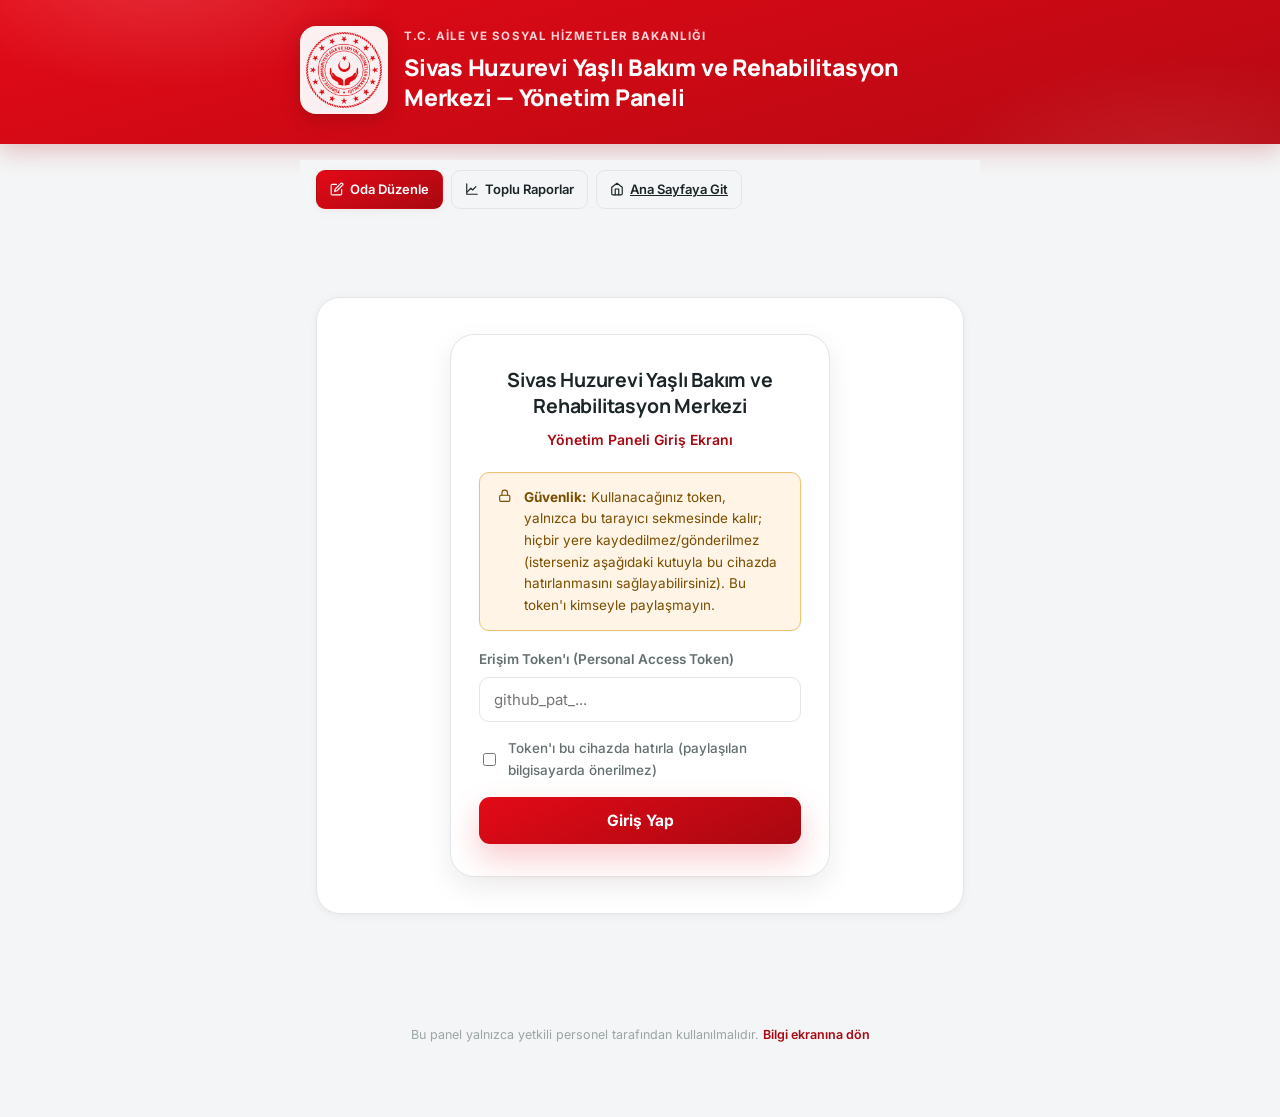
<file: admin.html>
<!DOCTYPE html>
<html lang="tr">
<head>
<meta charset="UTF-8">
<meta name="viewport" content="width=device-width, initial-scale=1.0, maximum-scale=2.0">
<title>Yönetim Paneli | Sivas Huzurevi Yaşlı Bakım ve Rehabilitasyon Merkezi</title>
<link rel="preconnect" href="https://fonts.googleapis.com">
<link rel="preconnect" href="https://fonts.gstatic.com" crossorigin>
<link href="https://fonts.googleapis.com/css2?family=Manrope:wght@500;600;700;800&family=Inter:wght@400;500;600;700&display=swap" rel="stylesheet">
<link rel="stylesheet" href="assets/css/style.css">
<link rel="stylesheet" href="assets/css/admin.css">
<link rel="icon" href="assets/favicon.ico">
</head>
<body>

<header class="site-header">
  <div class="kurum-satir">
    <img src="assets/logo.png" alt="" class="kurum-logo" onerror="this.style.display='none'">
    <div class="kurum-metin">
      <p class="kurum-ust">T.C. Aile ve Sosyal Hizmetler Bakanlığı</p>
      <h1 class="kurum-baslik">Sivas Huzurevi Yaşlı Bakım ve Rehabilitasyon Merkezi — Yönetim Paneli</h1>
    </div>
  </div>
</header>

<div class="admin-ust-cubuk">
  <button type="button" id="sekme-duzenle" class="kucuk-buton sekme-aktif">
    <svg viewBox="0 0 24 24" fill="none" stroke="currentColor" stroke-width="2" stroke-linecap="round" stroke-linejoin="round"><path d="M11 4H4a2 2 0 0 0-2 2v14a2 2 0 0 0 2 2h14a2 2 0 0 0 2-2v-7"/><path d="M18.5 2.5a2.12 2.12 0 0 1 3 3L12 15l-4 1 1-4z"/></svg>
    Oda Düzenle
  </button>
  <button type="button" id="sekme-raporlar" class="kucuk-buton">
    <svg viewBox="0 0 24 24" fill="none" stroke="currentColor" stroke-width="2" stroke-linecap="round" stroke-linejoin="round"><path d="M3 3v18h18"/><path d="M18.7 8 13 13.7l-3-3L4 17"/></svg>
    Toplu Raporlar
  </button>
  <a href="index.html" class="kucuk-buton">
    <svg viewBox="0 0 24 24" fill="none" stroke="currentColor" stroke-width="2" stroke-linecap="round" stroke-linejoin="round"><path d="M3 9l9-7 9 7v11a2 2 0 0 1-2 2H5a2 2 0 0 1-2-2z"/><polyline points="9 22 9 12 15 12 15 22"/></svg>
    Ana Sayfaya Git
  </a>
</div>

<main id="admin-app">

  <!-- 1) Giriş -->
  <section id="baglanti-paneli" class="panel admin-panel giris-paneli">
    <div class="giris-kutu">
      <h2 class="giris-baslik">Sivas Huzurevi Yaşlı Bakım ve Rehabilitasyon Merkezi</h2>
      <p class="giris-alt-baslik">Yönetim Paneli Giriş Ekranı</p>

      <div class="uyari uyari-guvenlik">
        <svg class="ikon" viewBox="0 0 24 24" fill="none" stroke="currentColor" stroke-width="2" stroke-linecap="round" stroke-linejoin="round" width="20" height="20" style="margin-top:2px;flex-shrink:0;"><rect x="3" y="11" width="18" height="11" rx="2"/><path d="M7 11V7a5 5 0 0 1 10 0v4"/></svg>
        <span>
          <strong>Güvenlik:</strong> Kullanacağınız token, yalnızca bu tarayıcı
          sekmesinde kalır; hiçbir yere kaydedilmez/gönderilmez (isterseniz
          aşağıdaki kutuyla bu cihazda hatırlanmasını sağlayabilirsiniz). Bu
          token'ı kimseyle paylaşmayın.
        </span>
      </div>

      <form id="baglanti-form">
        <label>Erişim Token'ı (Personal Access Token)
          <input type="password" id="gh-token" placeholder="github_pat_..." required>
        </label>
        <label class="hatirla-satiri">
          <input type="checkbox" id="gh-hatirla">
          Token'ı bu cihazda hatırla (paylaşılan bilgisayarda önerilmez)
        </label>
        <button type="submit" id="baglan-buton">Giriş Yap</button>
      </form>

      <p id="baglanti-durum" class="durum-mesaji hidden"></p>
    </div>
  </section>

  <!-- 2) Oda arama -->
  <section id="oda-secim-paneli" class="panel admin-panel hidden">
    <div class="panel-ust-satir">
      <h2>Oda Seç</h2>
      <button type="button" id="baglanti-degistir" class="kucuk-buton">Bağlantıyı Değiştir</button>
    </div>
    <div class="arama-kutu-sarici">
      <svg class="arama-ikon" viewBox="0 0 24 24" fill="none" stroke="currentColor" stroke-width="2" stroke-linecap="round" stroke-linejoin="round"><circle cx="11" cy="11" r="8"/><line x1="21" y1="21" x2="16.65" y2="16.65"/></svg>
      <input type="text" id="admin-oda-input" placeholder="Oda kodu veya isim yazın… (örn: A-101, Ahmet)" autocomplete="off">
      <div id="admin-oneriler" class="oneri-liste hidden" role="listbox"></div>
    </div>
  </section>

  <!-- 3) Düzenleme formu -->
  <section id="duzenle-paneli" class="panel admin-panel hidden">
    <div class="panel-ust-satir">
      <h2 id="duzenle-baslik">Oda Bilgilerini Düzenle</h2>
      <button type="button" id="secimi-temizle" class="kucuk-buton">← Oda Seçimine Dön</button>
    </div>

    <form id="duzenle-form">

      <fieldset>
        <legend>Kimlik Bilgileri</legend>
        <label>Ad Soyad
          <input type="text" id="f-ad-soyad">
        </label>
        <label>Doğum Tarihi
          <input type="text" id="f-giris-tarihi" placeholder="GG.AA.YYYY">
        </label>
        <label>T.C. Kimlik No <span class="ipucu">(hassas veri — dikkatli girin)</span>
          <input type="text" id="f-tc-kimlik-no" inputmode="numeric" maxlength="11" placeholder="11 haneli T.C. Kimlik No">
        </label>
        <label>Fotoğraf
          <input type="file" id="f-foto" accept="image/jpeg,image/png">
        </label>
        <div class="foto-onizleme-satir">
          <img id="f-foto-onizleme" alt="Mevcut fotoğraf" class="hidden">
          <span id="f-foto-durum" class="admin-aciklama"></span>
        </div>
        <div id="kirpma-panel" class="kirpma-panel hidden">
          <div class="kirpma-alan">
            <canvas id="kirpma-canvas" width="320" height="320"></canvas>
          </div>
          <label class="kirpma-zoom-satir">
            Yakınlaştır
            <input type="range" id="kirpma-zoom" min="1" max="3" step="0.001" value="1">
          </label>
          <div class="kirpma-butonlar">
            <button type="button" id="kirpma-iptal" class="kucuk-buton">İptal</button>
            <button type="button" id="kirpma-uygula" class="kucuk-buton kucuk-buton-birincil">Uygula</button>
          </div>
        </div>
      </fieldset>

      <fieldset>
        <legend>İletişim Bilgileri</legend>
        <label>Sakinin Kendi Adı
          <input type="text" id="f-kendisi-ad">
        </label>
        <label>Sakinin Kendi Telefonu
          <input type="tel" id="f-kendisi-tel" placeholder="05XXXXXXXXX">
        </label>
        <div class="yakin-blok">
          <label>Yakını 1 — Ad (Yakınlık Derecesi)
            <input type="text" id="f-yakin1-ad" placeholder="örn: Mehmet Yılmaz (Oğlu)">
          </label>
          <label>Yakını 1 — Telefon
            <input type="tel" id="f-yakin1-tel" placeholder="05XXXXXXXXX">
          </label>
        </div>
        <div class="yakin-blok">
          <label>Yakını 2 — Ad (Yakınlık Derecesi)
            <input type="text" id="f-yakin2-ad">
          </label>
          <label>Yakını 2 — Telefon
            <input type="tel" id="f-yakin2-tel">
          </label>
        </div>
        <div class="yakin-blok">
          <label>Yakını 3 — Ad (Yakınlık Derecesi)
            <input type="text" id="f-yakin3-ad">
          </label>
          <label>Yakını 3 — Telefon
            <input type="tel" id="f-yakin3-tel">
          </label>
        </div>
      </fieldset>

      <fieldset>
        <legend>Sağlık Bilgileri</legend>
        <p class="admin-aciklama" style="margin-top:-4px">Öneri listesi yalnızca hızlı giriş içindir, resmi bir ilaç veritabanı değildir — listede olmayan bir isim de yazıp ekleyebilirsiniz.</p>

        <label>İlaç Ekle <span class="ipucu">(yazarken listeden seçin veya doğrudan yeni isim yazıp Ekle'ye basın)</span>
          <div class="akilli-arama-sarici">
            <input type="text" id="f-ilac-arama" placeholder="İlaç adı yazın…" autocomplete="off">
            <div id="ilac-oneriler" class="oneri-liste hidden" role="listbox"></div>
          </div>
        </label>
        <div class="dozaj-vakit-satiri">
          <label>Dozaj
            <select id="f-ilac-dozaj">
              <option value="0,5 Tablet">0,5 Tablet</option>
              <option value="1 Tablet" selected>1 Tablet</option>
              <option value="2 Tablet">2 Tablet</option>
              <option value="3 Tablet">3 Tablet</option>
            </select>
          </label>
          <div class="vakit-secim">
            <span class="ipucu">Vakit</span>
            <div class="vakit-butonlar">
              <label class="vakit-secenek"><input type="checkbox" value="Sabah"> Sabah</label>
              <label class="vakit-secenek"><input type="checkbox" value="Öğle"> Öğle</label>
              <label class="vakit-secenek"><input type="checkbox" value="Akşam"> Akşam</label>
              <label class="vakit-secenek"><input type="checkbox" value="Gece"> Gece</label>
            </div>
          </div>
        </div>
        <button type="button" id="ilac-ekle-buton" class="kucuk-buton kucuk-buton-birincil">+ İlacı Listeye Ekle</button>
        <div id="ilac-cip-liste" class="cip-liste"></div>

        <label>Hastalık Ekle <span class="ipucu">(yazarken listeden seçin veya yeni tanı yazıp Ekle'ye basın)</span>
          <div class="akilli-arama-sarici">
            <input type="text" id="f-hastalik-arama" placeholder="Hastalık/tanı yazın…" autocomplete="off">
            <div id="hastalik-oneriler" class="oneri-liste hidden" role="listbox"></div>
          </div>
        </label>
        <button type="button" id="hastalik-ekle-buton" class="kucuk-buton kucuk-buton-birincil">+ Hastalığı Listeye Ekle</button>
        <div id="hastalik-cip-liste" class="cip-liste"></div>

        <label>Geçmiş Ameliyatlar <span class="ipucu">(her satıra bir kayıt)</span>
          <textarea id="f-ameliyatlar" rows="3" placeholder="2018 - Katarakt ameliyatı"></textarea>
        </label>
        <label>Notlar
          <textarea id="f-notlar" rows="3"></textarea>
        </label>
      </fieldset>

      <div class="form-alt-butonlar">
        <button type="submit" id="kaydet-buton">Kaydet</button>
        <button type="button" id="sil-buton" class="tehlike-buton">Sakin Bilgilerini Sil</button>
      </div>
      <p id="kaydet-durum" class="durum-mesaji hidden"></p>
    </form>

    <!-- Silme onay modalı -->
    <div id="sil-modal" class="modal-perde hidden">
      <div class="modal-kutu" role="dialog" aria-modal="true" aria-labelledby="sil-modal-baslik">
        <h3 id="sil-modal-baslik">Emin misiniz?</h3>
        <p id="sil-modal-metin">
          Bu odadaki sakinin tüm bilgileri (isim, iletişim, sağlık bilgileri ve
          fotoğrafı) silinecek. Oda tekrar <strong>boş şablon</strong> haline
          dönecek. Bu işlem geri alınamaz.
        </p>
        <div class="modal-butonlar">
          <button type="button" id="sil-iptal" class="kucuk-buton">Vazgeç</button>
          <button type="button" id="sil-onayla" class="tehlike-buton tehlike-buton-dolu">Evet, Sil</button>
        </div>
      </div>
    </div>
  </section>

  <!-- 4) Toplu Raporlar -->
  <section id="raporlar-paneli" class="panel admin-panel hidden">
    <div class="panel-ust-satir">
      <h2>Toplu Raporlar</h2>
      <button type="button" id="rapor-yazdir" class="kucuk-buton kucuk-buton-birincil">
        <svg viewBox="0 0 24 24" fill="none" stroke="currentColor" stroke-width="2" stroke-linecap="round" stroke-linejoin="round"><polyline points="6 9 6 2 18 2 18 9"/><path d="M6 18H4a2 2 0 0 1-2-2v-5a2 2 0 0 1 2-2h16a2 2 0 0 1 2 2v5a2 2 0 0 1-2 2h-2"/><rect x="6" y="14" width="12" height="8"/></svg>
        Yazdır / PDF Kaydet
      </button>
    </div>
    <p class="admin-aciklama">
      
    </p>

    <div class="rapor-filtre-satiri">
      <label>Oda / Kat <input type="text" id="rapor-filtre-oda" placeholder="örn: A-2 (2. kat), B-1"></label>
      <label>Hastalık <input type="text" id="rapor-filtre-hastalik" placeholder="örn: Diyabet"></label>
      <label>İlaç <input type="text" id="rapor-filtre-ilac" placeholder="örn: Coumadin"></label>
    </div>

    <p id="rapor-durum" class="durum-mesaji hidden"></p>

    <div class="rapor-yazdirilacak">
      <h2 class="rapor-baslik-yazdirma">Sivas Huzurevi Yaşlı Bakım ve Rehabilitasyon Merkezi — Sakin Durum Tablosu</h2>
      <table id="rapor-tablo" class="rapor-tablo">
        <thead>
          <tr>
            <th>Ad Soyadı</th>
            <th>Oda No</th>
            <th>Doğum Tarihi</th>
            <th>T.C. Kimlik No</th>
            <th>Telefon (Kendisi)</th>
            <th>Yakın Telefonları</th>
            <th>Hastalıklar</th>
            <th>Aktif İlaçlar (Dozaj / Vakit)</th>
            <th>Geçmiş Ameliyatlar</th>
            <th>Notlar</th>
          </tr>
        </thead>
        <tbody id="rapor-govde"></tbody>
      </table>
    </div>
  </section>

</main>

<footer class="site-footer">
  <p>Bu panel yalnızca yetkili personel tarafından kullanılmalıdır.
     <a href="index.html">Bilgi ekranına dön</a></p>
</footer>

<script src="assets/js/admin.js"></script>
</body>
</html>
</file>
<file: assets/css/style.css>
/* =========================================================
   Sivas Huzurevi — Sakin Bilgi Ekranı
   Kurumsal kırmızı paleti korunarak üst düzey UX ile
   yeniden tasarlandı: derinlik, mikro-etkileşim, netlik.
   ========================================================= */

:root {
  --primer: #E30A17;
  --primer-koyu: #A80811;
  --primer-koyu-2: #7E060D;
  --primer-tint: #FCE7E8;
  --primer-tint-2: #F8D4D6;
  --primer-ghost: #FBF1F1;

  --bg: #F4F5F6;
  --bg-derin: #ECEEF0;
  --kart: #FFFFFF;
  --sinir: #E3E5E7;
  --sinir-soft: #EDEEF0;
  --metin: #1B2426;
  --metin-soluk: #63706F;
  --metin-cok-soluk: #9AA5A4;

  --acil: #B10E1B;
  --acil-koyu: #7E0A13;

  --basari: #1E7B34;
  --basari-bg: #E7F5EA;
  --uyari: #7A4E00;
  --uyari-bg: #FFF4E5;

  --font-baslik: "Manrope", -apple-system, BlinkMacSystemFont, sans-serif;
  --font-govde: "Inter", -apple-system, BlinkMacSystemFont, sans-serif;

  --radius-sm: 10px;
  --radius: 16px;
  --radius-lg: 24px;
  --radius-xl: 28px;

  --shadow-xs: 0 1px 2px rgba(20, 26, 28, 0.04);
  --shadow-sm: 0 2px 10px rgba(20, 26, 28, 0.05);
  --shadow-md: 0 10px 28px rgba(20, 26, 28, 0.08);
  --shadow-lg: 0 24px 56px rgba(20, 26, 28, 0.16);
  --shadow-kirmizi: 0 14px 32px rgba(227, 10, 23, 0.22);
  --shadow-focus: 0 0 0 4px rgba(227, 10, 23, 0.14);

  --ease: cubic-bezier(0.4, 0, 0.2, 1);
  --ease-yay: cubic-bezier(0.34, 1.56, 0.64, 1);
  --sure: 0.22s;

  color-scheme: light;
}

* { box-sizing: border-box; }
*:focus-visible {
  outline: 2.5px solid var(--primer);
  outline-offset: 2px;
  border-radius: 6px;
}

html { scroll-behavior: smooth; }

body {
  margin: 0;
  background:
    radial-gradient(1100px 520px at 50% -12%, rgba(227, 10, 23, 0.05), transparent 60%),
    var(--bg);
  color: var(--metin);
  font-family: var(--font-govde);
  line-height: 1.6;
  -webkit-font-smoothing: antialiased;
  text-rendering: optimizeLegibility;
  padding-bottom: 40px;
  min-height: 100vh;
}

.hidden { display: none !important; }

svg.ikon { width: 1em; height: 1em; display: block; }

/* ---------- Uyarı ---------- */
.uyari {
  display: flex;
  align-items: flex-start;
  gap: 12px;
  background: var(--uyari-bg);
  border: 1px solid #F0C270;
  color: var(--uyari);
  padding: 14px 18px;
  border-radius: var(--radius-sm);
  margin-bottom: 20px;
  font-size: 14.5px;
  box-shadow: var(--shadow-xs);
}

/* ---------- Header ---------- */
.site-header {
  position: relative;
  background:
    linear-gradient(165deg, var(--primer) 0%, var(--primer-koyu) 130%);
  color: #fff;
  padding: 26px 20px 30px;
  text-align: center;
  box-shadow: 0 6px 24px rgba(168, 8, 17, 0.25);
  overflow: hidden;
}
.site-header::after {
  content: "";
  position: absolute;
  inset: 0;
  background:
    radial-gradient(420px 220px at 12% -30%, rgba(255,255,255,0.16), transparent 60%),
    radial-gradient(420px 220px at 92% 130%, rgba(255,255,255,0.10), transparent 60%);
  pointer-events: none;
}
.kurum-satir {
  position: relative;
  display: flex;
  align-items: center;
  justify-content: center;
  gap: 16px;
  max-width: 680px;
  margin: 0 auto;
}
.kurum-logo {
  width: 88px;
  height: 88px;
  object-fit: contain;
  flex-shrink: 0;
  filter: drop-shadow(0 4px 10px rgba(0,0,0,0.18));
  background: rgba(255,255,255,0.94);
  border-radius: 16px;
  padding: 6px;
}
.kurum-metin { text-align: left; }
.kurum-ust {
  font-size: 11.5px;
  letter-spacing: 0.09em;
  text-transform: uppercase;
  color: #FFD3D5;
  margin: 0 0 6px;
  font-weight: 700;
}
.kurum-baslik {
  font-family: var(--font-baslik);
  font-weight: 800;
  font-size: clamp(17px, 4.2vw, 23px);
  line-height: 1.32;
  margin: 0;
  letter-spacing: -0.01em;
}
@media (max-width: 420px) {
  .kurum-satir { flex-direction: column; text-align: center; }
  .kurum-metin { text-align: center; }
  .kurum-logo { width: 72px; height: 72px; }
}

/* ---------- Yerleşim ---------- */
main#app {
  max-width: 860px;
  margin: 0 auto;
  padding: 28px 16px 40px;
}

.panel {
  background: var(--kart);
  border: 1px solid var(--sinir);
  border-radius: var(--radius-lg);
  padding: 36px 26px;
  text-align: center;
  box-shadow: var(--shadow-sm);
  animation: panel-gir 0.38s var(--ease);
}
@keyframes panel-gir {
  from { opacity: 0; transform: translateY(10px); }
  to   { opacity: 1; transform: translateY(0); }
}

.panel-ikon {
  width: 64px; height: 64px;
  margin: 0 auto 18px;
  border-radius: 18px;
  background: var(--primer-tint);
  color: var(--primer-koyu);
  display: flex; align-items: center; justify-content: center;
}
.panel-ikon svg { width: 30px; height: 30px; }

.panel h2 {
  font-family: var(--font-baslik);
  margin: 0 0 6px;
  font-size: 21px;
  letter-spacing: -0.01em;
}
.panel > p { color: var(--metin-soluk); font-size: 14.5px; max-width: 440px; margin: 0 auto; }

#oda-form { display: flex; gap: 10px; margin-top: 22px; flex-wrap: wrap; justify-content: center; align-items: flex-start; }
#oda-form label { display: block; width: 100%; text-align: left; font-size: 13px; color: var(--metin-soluk); margin-bottom: 6px; font-weight: 600; }
.arama-kutu-sarici { position: relative; flex: 1; min-width: 220px; text-align: left; }

.arama-kutu-sarici svg.arama-ikon {
  position: absolute;
  left: 14px; top: 50%;
  transform: translateY(-50%);
  width: 18px; height: 18px;
  color: var(--metin-cok-soluk);
  pointer-events: none;
  transition: color var(--sure) var(--ease);
}
.arama-kutu-sarici:focus-within svg.arama-ikon { color: var(--primer); }

#oda-input, #admin-oda-input {
  width: 100%;
  padding: 14px 14px 14px 42px;
  border: 1.5px solid var(--sinir);
  border-radius: 12px;
  font-size: 16px;
  font-family: var(--font-govde);
  background: var(--kart);
  transition: border-color var(--sure) var(--ease), box-shadow var(--sure) var(--ease);
}
#oda-input:focus, #admin-oda-input:focus {
  outline: none;
  border-color: var(--primer);
  box-shadow: var(--shadow-focus);
}
.oneri-liste {
  position: absolute;
  top: calc(100% + 8px);
  left: 0; right: 0;
  background: var(--kart);
  border: 1px solid var(--sinir);
  border-radius: 14px;
  box-shadow: var(--shadow-lg);
  overflow: hidden;
  z-index: 20;
  max-height: 280px;
  overflow-y: auto;
  animation: oneri-gir 0.16s var(--ease);
}
@keyframes oneri-gir {
  from { opacity: 0; transform: translateY(-4px); }
  to   { opacity: 1; transform: translateY(0); }
}
.oneri-satir {
  display: flex;
  justify-content: space-between;
  align-items: center;
  gap: 10px;
  padding: 13px 16px;
  cursor: pointer;
  border-bottom: 1px solid var(--sinir-soft);
  text-align: left;
  transition: background var(--sure) var(--ease);
}
.oneri-satir:last-child { border-bottom: none; }
.oneri-satir:hover, .oneri-satir.aktif { background: var(--primer-ghost); }
.oneri-ad { font-weight: 600; color: var(--metin); font-size: 14.5px; }
.oneri-oda {
  font-size: 12px;
  font-weight: 800;
  letter-spacing: 0.02em;
  color: var(--primer-koyu);
  background: var(--primer-tint);
  padding: 4px 10px;
  border-radius: 999px;
  white-space: nowrap;
}
#oda-form button {
  background: linear-gradient(155deg, var(--primer), var(--primer-koyu));
  color: #fff;
  border: none;
  padding: 14px 24px;
  border-radius: 12px;
  font-size: 15px;
  font-weight: 700;
  cursor: pointer;
  font-family: var(--font-govde);
  box-shadow: var(--shadow-kirmizi);
  transition: transform var(--sure) var(--ease-yay), box-shadow var(--sure) var(--ease), filter var(--sure) var(--ease);
}
#oda-form button:hover { filter: brightness(1.04); }
#oda-form button:active { transform: scale(0.97); box-shadow: var(--shadow-sm); }

.link-buton {
  display: inline-flex;
  align-items: center;
  gap: 6px;
  margin-top: 16px;
  color: var(--primer);
  font-weight: 700;
  text-decoration: none;
  padding: 10px 4px;
}
.link-buton:hover { text-decoration: underline; }

/* ---------- Yükleniyor (skeleton) ---------- */
.iskelet {
  text-align: left;
  animation: none;
}
.isk-satir {
  position: relative;
  overflow: hidden;
  background: var(--sinir-soft);
  border-radius: 8px;
}
.isk-satir::after {
  content: "";
  position: absolute; inset: 0;
  background: linear-gradient(90deg, transparent, rgba(255,255,255,0.75), transparent);
  animation: parilti 1.5s infinite;
}
@keyframes parilti {
  0% { transform: translateX(-100%); }
  100% { transform: translateX(100%); }
}
.isk-foto { width: 120px; height: 120px; border-radius: 20px; margin: 0 auto 20px; }
.isk-satir.isk-baslik { height: 22px; width: 60%; margin: 0 auto 12px; }
.isk-satir.isk-alt { height: 14px; width: 40%; margin: 0 auto; }
@media (prefers-reduced-motion: reduce) {
  .isk-satir::after { animation: none; }
}

/* ---------- Geri dön butonu ---------- */
.geri-buton {
  display: inline-flex;
  align-items: center;
  gap: 7px;
  background: var(--kart);
  border: 1.5px solid var(--sinir);
  color: var(--metin);
  font-weight: 600;
  font-size: 14px;
  text-decoration: none;
  padding: 10px 16px 10px 12px;
  border-radius: 11px;
  margin-bottom: 16px;
  box-shadow: var(--shadow-xs);
  transition: border-color var(--sure) var(--ease), background var(--sure) var(--ease), transform var(--sure) var(--ease);
}
.geri-buton svg { width: 16px; height: 16px; transition: transform var(--sure) var(--ease); }
.geri-buton:hover { border-color: var(--primer); color: var(--primer-koyu); background: var(--primer-ghost); }
.geri-buton:hover svg { transform: translateX(-2px); }
.geri-buton:active { transform: scale(0.98); }

/* ---------- Profil: 2 sütunlu düzen ---------- */
.profil-grid {
  display: grid;
  grid-template-columns: 250px 1fr;
  gap: 22px;
  align-items: start;
}
.profil-sol {
  position: sticky;
  top: 16px;
  display: flex;
  flex-direction: column;
  align-items: center;
  gap: 16px;
  background: var(--kart);
  border: 1px solid var(--sinir);
  border-radius: var(--radius-lg);
  padding: 24px 18px;
  box-shadow: var(--shadow-sm);
}
.foto-cerceve {
  width: 100%;
  max-width: 220px;
  aspect-ratio: 1 / 1;
  border-radius: 20px;
  overflow: hidden;
  border: 4px solid var(--primer-tint);
  background: var(--primer-tint);
  box-shadow: var(--shadow-md);
}
.foto-cerceve img {
  width: 100%; height: 100%;
  object-fit: cover;
  display: block;
  transition: opacity 0.3s var(--ease);
}

.qr-blok {
  display: flex;
  flex-direction: column;
  align-items: center;
  gap: 10px;
  width: 100%;
  padding-top: 4px;
  border-top: 1px dashed var(--sinir);
}
.qr-etiket {
  font-size: 11.5px;
  font-weight: 700;
  letter-spacing: 0.06em;
  text-transform: uppercase;
  color: var(--metin-cok-soluk);
  margin-top: 10px;
}
.qr-kod {
  background: #fff;
  padding: 10px;
  border-radius: 12px;
  border: 1px solid var(--sinir);
  display: flex;
  align-items: center;
  justify-content: center;
  box-shadow: var(--shadow-xs);
}
.qr-kod img, .qr-kod canvas { display: block; border-radius: 3px; }

.kucuk-buton {
  display: inline-flex;
  align-items: center;
  gap: 6px;
  background: none;
  border: 1.5px solid var(--sinir);
  color: var(--metin);
  font-size: 13px;
  font-weight: 600;
  padding: 8px 13px;
  border-radius: 9px;
  cursor: pointer;
  white-space: nowrap;
  font-family: var(--font-govde);
  transition: border-color var(--sure) var(--ease), background var(--sure) var(--ease), transform var(--sure) var(--ease);
}
.kucuk-buton svg { width: 14px; height: 14px; }
.kucuk-buton:hover { border-color: var(--primer); color: var(--primer-koyu); background: var(--primer-ghost); }
.kucuk-buton:active { transform: scale(0.96); }

.profil-sag { min-width: 0; }

.kimlik-baslik {
  position: relative;
  background: var(--kart);
  border: 1px solid var(--sinir);
  border-radius: var(--radius-lg);
  padding: 24px;
  margin-bottom: 16px;
  text-align: left;
  box-shadow: var(--shadow-sm);
  overflow: hidden;
}
.kimlik-baslik::before {
  content: "";
  position: absolute;
  top: 0; left: 0; right: 0;
  height: 4px;
  background: linear-gradient(90deg, var(--primer), var(--primer-koyu));
}
#ad-soyad {
  font-family: var(--font-baslik);
  font-weight: 800;
  font-size: 25px;
  letter-spacing: -0.01em;
  margin: 0 0 10px;
  color: var(--metin);
}
.oda-rozet {
  display: inline-flex;
  align-items: center;
  gap: 6px;
  background: var(--primer-tint);
  color: var(--primer-koyu);
  font-weight: 700;
  font-size: 13.5px;
  padding: 6px 14px 6px 10px;
  border-radius: 999px;
  margin: 0 8px 10px 0;
}
.oda-rozet svg { width: 14px; height: 14px; }
.oda-rozet span { font-weight: 800; }
.giris-satiri {
  display: flex;
  align-items: center;
  gap: 7px;
  margin: 6px 0 0;
  font-size: 14px;
  color: var(--metin-soluk);
}
.giris-satiri svg { width: 15px; height: 15px; color: var(--metin-cok-soluk); flex-shrink: 0; }
.giris-satiri strong { color: var(--metin); font-weight: 600; }

@media (max-width: 700px) {
  .profil-grid { grid-template-columns: 1fr; }
  .profil-sol { position: static; }
}

/* ---------- Kartlar ---------- */
.kart {
  background: var(--kart);
  border: 1px solid var(--sinir);
  border-radius: var(--radius-lg);
  padding: 22px 22px 20px;
  margin-bottom: 16px;
  box-shadow: var(--shadow-sm);
  transition: box-shadow var(--sure) var(--ease), transform var(--sure) var(--ease);
}
.kart h3 {
  font-family: var(--font-baslik);
  font-weight: 700;
  font-size: 16.5px;
  margin: 0 0 16px;
  display: flex;
  align-items: center;
  gap: 12px;
  color: var(--metin);
  letter-spacing: -0.005em;
}
.ikon-rozet {
  width: 36px; height: 36px;
  min-width: 36px;
  border-radius: 11px;
  background: var(--primer-tint);
  color: var(--primer-koyu);
  display: flex;
  align-items: center;
  justify-content: center;
}
.ikon-rozet svg { width: 18px; height: 18px; }

.bilgi-liste { margin: 0; padding-left: 0; list-style: none; }
.bilgi-liste li {
  position: relative;
  padding: 10px 0 10px 26px;
  border-bottom: 1px solid var(--sinir-soft);
  font-size: 14.5px;
}
.bilgi-liste li:last-child { border-bottom: none; }
.bilgi-liste li::before {
  content: "";
  position: absolute;
  left: 2px; top: 17px;
  width: 8px; height: 8px;
  border-radius: 50%;
  background: var(--primer);
}
.bilgi-liste:empty::before {
  content: "Kayıt bulunmuyor.";
  display: block;
  padding: 4px 0;
  color: var(--metin-cok-soluk);
  font-style: italic;
  font-size: 14px;
}

.notlar-metin {
  margin: 0;
  white-space: pre-line;
  font-size: 14.5px;
  color: var(--metin);
  padding: 4px 0 4px 16px;
  border-left: 3px solid var(--primer-tint);
}

/* ---------- İletişim ---------- */
.iletisim-satir {
  display: flex;
  justify-content: space-between;
  align-items: center;
  flex-wrap: wrap;
  gap: 10px;
  padding: 12px 0;
  border-bottom: 1px solid var(--sinir-soft);
}
.iletisim-satir:last-child { border-bottom: none; }
.iletisim-etiket { font-size: 13px; color: var(--metin-soluk); font-weight: 600; min-width: 120px; }
.tel-link {
  display: inline-flex;
  align-items: center;
  gap: 8px;
  font-weight: 700;
  font-size: 14.5px;
  color: var(--primer-koyu);
  text-decoration: none;
  background: var(--primer-tint);
  padding: 9px 15px;
  border-radius: 10px;
  transition: background var(--sure) var(--ease), transform var(--sure) var(--ease);
}
.tel-link::before {
  content: "";
  width: 15px; height: 15px;
  flex-shrink: 0;
  background: currentColor;
  -webkit-mask: url("data:image/svg+xml,%3Csvg xmlns='http://www.w3.org/2000/svg' viewBox='0 0 24 24' fill='none' stroke='black' stroke-width='2' stroke-linecap='round' stroke-linejoin='round'%3E%3Cpath d='M22 16.92v3a2 2 0 0 1-2.18 2 19.79 19.79 0 0 1-8.63-3.07 19.5 19.5 0 0 1-6-6 19.79 19.79 0 0 1-3.07-8.67A2 2 0 0 1 4.11 2h3a2 2 0 0 1 2 1.72c.127.96.362 1.903.7 2.81a2 2 0 0 1-.45 2.11L8.09 9.91a16 16 0 0 0 6 6l1.27-1.27a2 2 0 0 1 2.11-.45c.907.338 1.85.573 2.81.7A2 2 0 0 1 22 16.92z'/%3E%3C/svg%3E") center / contain no-repeat;
  mask: url("data:image/svg+xml,%3Csvg xmlns='http://www.w3.org/2000/svg' viewBox='0 0 24 24' fill='none' stroke='black' stroke-width='2' stroke-linecap='round' stroke-linejoin='round'%3E%3Cpath d='M22 16.92v3a2 2 0 0 1-2.18 2 19.79 19.79 0 0 1-8.63-3.07 19.5 19.5 0 0 1-6-6 19.79 19.79 0 0 1-3.07-8.67A2 2 0 0 1 4.11 2h3a2 2 0 0 1 2 1.72c.127.96.362 1.903.7 2.81a2 2 0 0 1-.45 2.11L8.09 9.91a16 16 0 0 0 6 6l1.27-1.27a2 2 0 0 1 2.11-.45c.907.338 1.85.573 2.81.7A2 2 0 0 1 22 16.92z'/%3E%3C/svg%3E") center / contain no-repeat;
}
.tel-link:hover { background: var(--primer-tint-2); }
.tel-link:active { background: var(--primer); color: #fff; transform: scale(0.97); }
.tel-link:active::before { background: #fff; }

/* ---------- Boşluk (112 butonuna yer açmak için) ---------- */
.acil-bosluk { height: 140px; }

/* ---------- 112 acil çağrı butonu — sayfanın ortasında sabit ---------- */
#acil-buton {
  position: fixed;
  bottom: 22px;
  left: 50%;
  transform: translateX(-50%);
  z-index: 100;
  width: 100px; height: 100px;
  border-radius: 50%;
  background: radial-gradient(circle at 32% 28%, #E23B44, var(--acil) 60%, var(--acil-koyu) 100%);
  color: #fff;
  text-decoration: none;
  display: flex;
  align-items: center;
  justify-content: center;
  box-shadow: 0 10px 28px rgba(126, 10, 19, 0.45), 0 2px 6px rgba(0,0,0,0.15);
  border: 3px solid #fff;
  transition: transform var(--sure) var(--ease-yay);
}
#acil-buton:hover { transform: translateX(-50%) scale(1.04); }
#acil-buton:active { transform: translateX(-50%) scale(0.95); background: var(--acil-koyu); }
.acil-halka {
  position: absolute;
  inset: -3px;
  border-radius: 50%;
  border: 2px solid var(--acil);
  animation: nabiz 1.8s ease-out infinite;
}
.acil-icerik {
  display: flex;
  flex-direction: column;
  align-items: center;
  line-height: 1;
}
.acil-ust-metin {
  font-size: 8.5px;
  font-weight: 800;
  letter-spacing: 0.04em;
  text-transform: uppercase;
  margin-bottom: 2px;
  opacity: 0.95;
}
.acil-icerik strong { font-family: var(--font-baslik); font-size: 23px; font-weight: 800; letter-spacing: 0.02em; }

@keyframes nabiz {
  0%   { transform: scale(1);   opacity: 0.7; }
  100% { transform: scale(1.6); opacity: 0; }
}
@media (prefers-reduced-motion: reduce) {
  .acil-halka { animation: none; }
}

/* ---------- Footer ---------- */
.site-footer {
  text-align: center;
  padding: 20px;
  font-size: 12.5px;
  color: var(--metin-cok-soluk);
}
.site-footer a { color: var(--primer-koyu); font-weight: 600; text-decoration: none; }
.site-footer a:hover { text-decoration: underline; }
</file>
<file: assets/css/admin.css>
/* Admin paneli — style.css'teki degiskenleri (--primer, --sinir vb.) kullanir */

main#admin-app { max-width: 680px; margin: 0 auto; padding: 24px 16px 60px; transition: max-width 0.2s var(--ease); }
main#admin-app.main-genis { max-width: 1180px; }

.admin-panel { text-align: left; margin-bottom: 18px; }
.admin-panel h2 { font-family: var(--font-baslik); font-size: 19.5px; margin: 0 0 10px; letter-spacing: -0.01em; }
.admin-aciklama { font-size: 13.5px; color: var(--metin-soluk); margin: 0 0 14px; line-height: 1.55; }

.panel-ust-satir {
  display: flex; align-items: center; justify-content: space-between;
  gap: 10px; margin-bottom: 16px;
}
.panel-ust-satir h2 { margin: 0; }

.uyari-guvenlik {
  background: var(--uyari-bg);
  border: 1px solid #F0C270;
  color: var(--uyari);
  font-size: 13.5px;
  line-height: 1.6;
}

#baglanti-form, #duzenle-form { display: flex; flex-direction: column; gap: 16px; }
#baglanti-form label, fieldset label {
  display: flex; flex-direction: column; gap: 6px;
  font-size: 13.5px; font-weight: 600; color: var(--metin-soluk);
}
.ipucu { font-weight: 400; font-style: italic; color: var(--metin-cok-soluk); font-size: 12px; }

input[type="text"], input[type="tel"], input[type="password"], input[type="date"],
textarea, input[type="file"] {
  font-family: var(--font-govde);
  font-size: 15px;
  padding: 12px 14px;
  border: 1.5px solid var(--sinir);
  border-radius: 10px;
  color: var(--metin);
  background: var(--kart);
  transition: border-color var(--sure) var(--ease), box-shadow var(--sure) var(--ease);
}
textarea { resize: vertical; font-size: 14.5px; }
input:focus, textarea:focus { outline: none; border-color: var(--primer); box-shadow: var(--shadow-focus); }
input[type="file"] { padding: 10px 12px; cursor: pointer; }

.hatirla-satiri {
  flex-direction: row !important;
  align-items: center;
  gap: 9px !important;
  font-weight: 500 !important;
}
.hatirla-satiri input[type="checkbox"] { width: 17px; height: 17px; accent-color: var(--primer); }

#baglanti-form button, #kaydet-buton {
  background: linear-gradient(155deg, var(--primer), var(--primer-koyu));
  color: #fff;
  border: none;
  padding: 14px 20px;
  border-radius: 11px;
  font-size: 15.5px;
  font-weight: 700;
  cursor: pointer;
  font-family: var(--font-govde);
  box-shadow: var(--shadow-kirmizi);
  transition: transform var(--sure) var(--ease-yay), filter var(--sure) var(--ease);
}
#baglanti-form button:hover, #kaydet-buton:hover { filter: brightness(1.04); }
#baglanti-form button:active, #kaydet-buton:active { transform: scale(0.98); }
#baglanti-form button:disabled, #kaydet-buton:disabled {
  background: var(--sinir); color: var(--metin-soluk); cursor: wait; box-shadow: none; filter: none; transform: none;
}

.form-alt-butonlar {
  display: flex; gap: 10px; flex-wrap: wrap;
  position: sticky; bottom: 12px;
  background: linear-gradient(180deg, transparent, var(--bg) 26%);
  padding-top: 18px; margin-top: 4px;
}
#kaydet-buton { flex: 1; min-width: 160px; }

.tehlike-buton {
  background: #fff;
  color: var(--acil);
  border: 1.5px solid var(--acil);
  padding: 13px 18px;
  border-radius: 11px;
  font-weight: 700;
  font-size: 14.5px;
  cursor: pointer;
  font-family: var(--font-govde);
  transition: background var(--sure) var(--ease), color var(--sure) var(--ease), transform var(--sure) var(--ease);
}
.tehlike-buton:hover { background: #FBE7E5; }
.tehlike-buton:active { background: var(--acil); color: #fff; transform: scale(0.98); }
.tehlike-buton-dolu { background: var(--acil); color: #fff; }
.tehlike-buton-dolu:hover { background: var(--acil-koyu); }
.tehlike-buton-dolu:active { background: var(--acil-koyu); border-color: var(--acil-koyu); }

/* ---------- Giriş ekranı ---------- */
.giris-paneli {
  display: flex;
  justify-content: center;
  margin-top: 6vh;
}
.giris-kutu {
  width: 100%;
  max-width: 380px;
  background: var(--kart);
  border: 1px solid var(--sinir);
  border-radius: var(--radius-lg);
  box-shadow: var(--shadow-md);
  padding: 32px 28px;
  text-align: center;
}
.giris-baslik {
  font-family: var(--font-baslik);
  font-size: 18px;
  line-height: 1.35;
  margin: 0 0 6px;
  color: var(--metin);
}
.giris-alt-baslik {
  font-size: 14px;
  font-weight: 600;
  color: var(--primer-koyu);
  margin: 0 0 20px;
}
.giris-kutu .uyari-guvenlik { text-align: left; margin-bottom: 18px; }
.giris-kutu #baglanti-form { text-align: left; }
.giris-kutu #baglanti-form label { font-size: 13.5px; }

/* ---------- Ana sayfaya git çubuğu / sekmeler ---------- */
.admin-ust-cubuk {
  max-width: 680px;
  margin: 16px auto 0;
  padding: 0 16px;
  display: flex; gap: 8px; flex-wrap: wrap;
  position: sticky;
  top: 0;
  z-index: 40;
  padding-top: 10px;
  padding-bottom: 10px;
  background: linear-gradient(180deg, var(--bg) 70%, transparent);
}

/* ---------- Silme onay modalı ---------- */
.modal-perde {
  position: fixed;
  inset: 0;
  background: rgba(20, 24, 26, 0.6);
  backdrop-filter: blur(3px);
  display: flex;
  align-items: center;
  justify-content: center;
  padding: 20px;
  z-index: 200;
  animation: modal-perde-gir 0.18s var(--ease);
}
@keyframes modal-perde-gir { from { opacity: 0; } to { opacity: 1; } }
.modal-kutu {
  background: var(--kart);
  border-radius: var(--radius-lg);
  padding: 26px;
  max-width: 380px;
  width: 100%;
  box-shadow: var(--shadow-lg);
  animation: modal-kutu-gir 0.22s var(--ease-yay);
}
@keyframes modal-kutu-gir { from { opacity: 0; transform: translateY(10px) scale(0.97); } to { opacity: 1; transform: translateY(0) scale(1); } }
.modal-kutu h3 {
  font-family: var(--font-baslik);
  margin: 0 0 10px;
  font-size: 18px;
  color: var(--metin);
}
.modal-kutu p { font-size: 14px; color: var(--metin-soluk); line-height: 1.6; margin: 0 0 20px; }
.modal-butonlar { display: flex; gap: 10px; justify-content: flex-end; }

.durum-mesaji {
  display: flex;
  align-items: center;
  gap: 9px;
  margin-top: 12px;
  padding: 12px 15px;
  border-radius: 10px;
  font-size: 14px;
  font-weight: 600;
  animation: panel-gir 0.2s var(--ease);
}
.durum-mesaji.basarili { background: var(--basari-bg); color: var(--basari); }
.durum-mesaji.hata { background: #FBE7E5; color: var(--acil-koyu); }
.durum-mesaji.bilgi { background: var(--sinir-soft); color: var(--metin-soluk); }

fieldset {
  border: 1px solid var(--sinir);
  border-radius: var(--radius);
  padding: 20px;
  margin: 0;
  background: var(--kart);
  box-shadow: var(--shadow-xs);
}
fieldset legend {
  font-family: var(--font-baslik);
  font-weight: 700;
  font-size: 14px;
  color: var(--primer-koyu);
  background: var(--primer-tint);
  padding: 5px 12px;
  border-radius: 999px;
  letter-spacing: 0.01em;
}
fieldset label { margin-bottom: 14px; }
fieldset label:last-child { margin-bottom: 0; }

.yakin-blok {
  display: grid;
  grid-template-columns: 1fr 1fr;
  gap: 12px;
  margin-bottom: 14px;
  padding: 12px;
  background: var(--bg);
  border-radius: 10px;
}
.yakin-blok label { margin-bottom: 0; }
@media (max-width: 480px) {
  .yakin-blok { grid-template-columns: 1fr; }
}

.foto-onizleme-satir { display: flex; align-items: center; gap: 14px; margin-top: 6px; }
#f-foto-onizleme {
  width: 68px; height: 68px; border-radius: 50%;
  object-fit: cover; border: 3px solid var(--primer-tint);
  box-shadow: var(--shadow-xs);
}

/* admin arama önerileri, index.html'deki .oneri-liste stilini paylaşır */
#oda-secim-paneli .arama-kutu-sarici { position: relative; }
#admin-oda-input { width: 100%; }

/* ---------- Fotoğraf kırpma ---------- */
.kirpma-panel {
  margin-top: 14px;
  padding: 18px;
  border: 1.5px solid var(--sinir);
  border-radius: var(--radius);
  background: var(--bg);
  display: flex;
  flex-direction: column;
  align-items: center;
  gap: 14px;
}
.kirpma-alan {
  position: relative;
  width: 260px;
  max-width: 100%;
  aspect-ratio: 1 / 1;
  border-radius: 12px;
  overflow: hidden;
  box-shadow: var(--shadow-md);
}
#kirpma-canvas {
  width: 100%;
  height: 100%;
  border-radius: 8px;
  background: #111;
  touch-action: none;
  cursor: grab;
  display: block;
}
#kirpma-canvas:active { cursor: grabbing; }
.kirpma-alan::after {
  content: "";
  position: absolute;
  inset: 0;
  border-radius: 50%;
  border: 2px solid #fff;
  box-shadow: 0 0 0 2000px rgba(0,0,0,0.6);
  pointer-events: none;
}
.kirpma-zoom-satir {
  display: flex; align-items: center; gap: 12px;
  font-size: 13px; font-weight: 600; color: var(--metin-soluk);
  width: 100%; max-width: 260px;
}
.kirpma-zoom-satir input[type="range"] { flex: 1; accent-color: var(--primer); }
.kirpma-butonlar { display: flex; gap: 10px; }
.kucuk-buton-birincil { background: var(--primer); color: #fff; border-color: var(--primer); }
.kucuk-buton-birincil:hover { background: var(--primer-koyu); border-color: var(--primer-koyu); color: #fff; }

/* ---------- Sekmeler ---------- */
.sekme-aktif { background: linear-gradient(155deg, var(--primer), var(--primer-koyu)); color: #fff; border-color: transparent; box-shadow: var(--shadow-sm); }
.sekme-aktif:hover { color: #fff; background: linear-gradient(155deg, var(--primer), var(--primer-koyu)); border-color: transparent; }

/* ---------- Akıllı arama + çip listesi ---------- */
.akilli-arama-sarici { position: relative; }
.dozaj-vakit-satiri {
  display: flex; gap: 18px; flex-wrap: wrap; align-items: flex-end;
  margin-top: -2px;
  padding: 14px;
  background: var(--bg);
  border-radius: 10px;
}
.dozaj-vakit-satiri label { flex: 0 0 auto; min-width: 140px; }
.dozaj-vakit-satiri select {
  font-family: var(--font-govde);
  font-size: 14.5px;
  padding: 10px 12px;
  border: 1.5px solid var(--sinir);
  border-radius: 9px;
  background: var(--kart);
}
.vakit-secim { display: flex; flex-direction: column; gap: 8px; margin-bottom: 16;}
.vakit-butonlar { display: flex; gap: 8px; flex-wrap: wrap; }
.vakit-secenek {
  flex-direction: row !important;
  align-items: center;
  gap: 6px !important;
  font-weight: 600 !important;
  font-size: 13px !important;
  background: var(--kart);
  border: 1.5px solid var(--sinir);
  padding: 7px 12px;
  border-radius: 999px;
  cursor: pointer;
  transition: border-color var(--sure) var(--ease), background var(--sure) var(--ease);
}
.vakit-secenek:has(input:checked) { border-color: var(--primer); background: var(--primer-tint); color: var(--primer-koyu); }
.vakit-secenek input { width: 14px; height: 14px; accent-color: var(--primer); }

.cip-liste { display: flex; flex-wrap: wrap; gap: 8px; margin: 12px 0 4px; }
.cip {
  display: flex; align-items: center; gap: 8px;
  background: var(--primer-tint);
  color: var(--primer-koyu);
  border-radius: 999px;
  padding: 7px 8px 7px 14px;
  font-size: 13px;
  font-weight: 600;
  box-shadow: var(--shadow-xs);
  animation: panel-gir 0.18s var(--ease);
}
.cip-sil {
  background: rgba(0,0,0,0.06); border: none; cursor: pointer;
  color: var(--primer-koyu); font-weight: 800; font-size: 13px;
  width: 20px; height: 20px; border-radius: 50%;
  display: flex; align-items: center; justify-content: center;
  transition: background var(--sure) var(--ease);
}
.cip-sil:hover { background: var(--primer); color: #fff; }
.cip-liste:empty::before {
  content: "Henüz eklenmedi.";
  color: var(--metin-cok-soluk); font-size: 13px; font-style: italic;
}

/* ---------- Toplu Raporlar tablosu ---------- */
.rapor-filtre-satiri {
  display: flex; gap: 14px; flex-wrap: wrap; margin-bottom: 18px;
  padding: 16px;
  background: var(--kart);
  border: 1px solid var(--sinir);
  border-radius: var(--radius);
  box-shadow: var(--shadow-xs);
}
.rapor-filtre-satiri label {
  display: flex; flex-direction: column; gap: 6px;
  font-size: 13px; font-weight: 600; color: var(--metin-soluk);
  flex: 1; min-width: 160px;
}
.rapor-baslik-yazdirma { display: none; }
.rapor-yazdirilacak {
  overflow-x: auto;
  background: var(--kart);
  border: 1px solid var(--sinir);
  border-radius: var(--radius);
  padding: 4px;
  box-shadow: var(--shadow-sm);
}
.rapor-tablo { width: 100%; min-width: 1100px; border-collapse: collapse; font-size: 13.5px; }
.rapor-tablo th, .rapor-tablo td {
  border: 1px solid var(--sinir-soft);
  padding: 10px 12px;
  text-align: left;
  vertical-align: top;
}
.rapor-tablo th {
  background: var(--primer-tint);
  color: var(--primer-koyu);
  font-weight: 700;
  white-space: nowrap;
  position: sticky;
  top: 0;
}
.rapor-tablo td { max-width: 220px; }
.rapor-tablo tbody tr { transition: background var(--sure) var(--ease); }
.rapor-tablo tbody tr:nth-child(even) { background: #FAFBFB; }
.rapor-tablo tbody tr:hover { background: var(--primer-ghost); }

/* ---------- Yazdırma (Print) ---------- */
@media print {
  @page { size: landscape; margin: 8mm; }
  .site-header, .admin-ust-cubuk, .site-footer,
  #baglanti-paneli, #oda-secim-paneli, #duzenle-paneli,
  .rapor-filtre-satiri, #rapor-yazdir, #rapor-durum, .panel-ust-satir {
    display: none !important;
  }
  body { background: #fff; }
  .rapor-baslik-yazdirma { display: block; font-family: var(--font-baslik); margin-bottom: 10px; font-size: 15px; }
  #raporlar-paneli { border: none; padding: 0; }
  main#admin-app, main#admin-app.main-genis { max-width: 100%; padding: 0; }
  .rapor-yazdirilacak { overflow: visible; border: none; box-shadow: none; padding: 0; }

  .rapor-tablo {
    font-size: 8.5px;
    table-layout: fixed;
    width: 100%;
    min-width: 0;
  }
  .rapor-tablo th, .rapor-tablo td {
    padding: 3px 4px;
    white-space: normal;
    word-break: break-word;
    overflow-wrap: break-word;
    max-width: none;
  }
  /* Sütun genişlikleri toplamı %100 olacak şekilde sabitlenir, taşma olmaz */
  .rapor-tablo th:nth-child(1), .rapor-tablo td:nth-child(1) { width: 10%; }  /* Ad Soyadı */
  .rapor-tablo th:nth-child(2), .rapor-tablo td:nth-child(2) { width: 6%; }   /* Oda No */
  .rapor-tablo th:nth-child(3), .rapor-tablo td:nth-child(3) { width: 8%; }   /* Giriş Tarihi */
  .rapor-tablo th:nth-child(4), .rapor-tablo td:nth-child(4) { width: 9%; }   /* T.C. Kimlik No */
  .rapor-tablo th:nth-child(5), .rapor-tablo td:nth-child(5) { width: 9%; }   /* Telefon (Kendisi) */
  .rapor-tablo th:nth-child(6), .rapor-tablo td:nth-child(6) { width: 13%; }  /* Yakın Telefonları */
  .rapor-tablo th:nth-child(7), .rapor-tablo td:nth-child(7) { width: 11%; }  /* Hastalıklar */
  .rapor-tablo th:nth-child(8), .rapor-tablo td:nth-child(8) { width: 13%; }  /* Aktif İlaçlar */
  .rapor-tablo th:nth-child(9), .rapor-tablo td:nth-child(9) { width: 11%; }  /* Geçmiş Ameliyatlar */
  .rapor-tablo th:nth-child(10), .rapor-tablo td:nth-child(10) { width: 10%; } /* Notlar */
}
</file>
